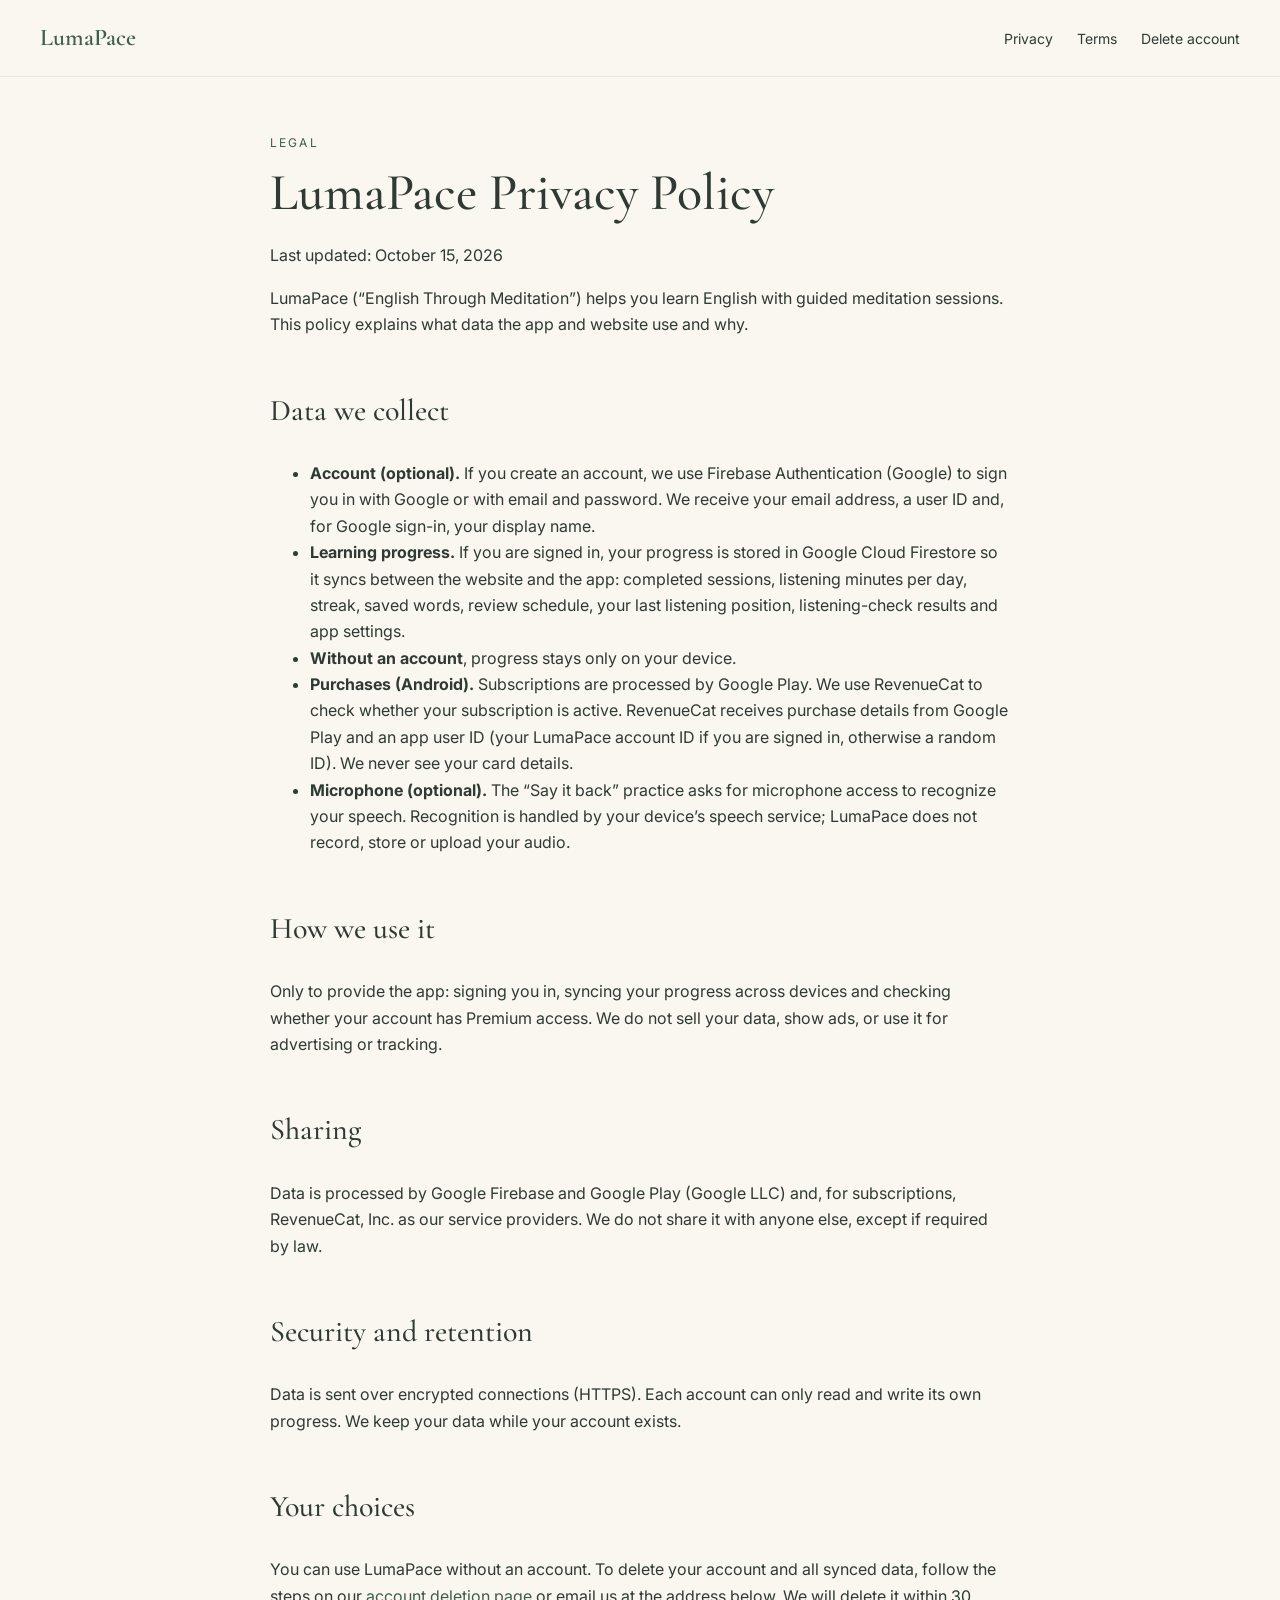
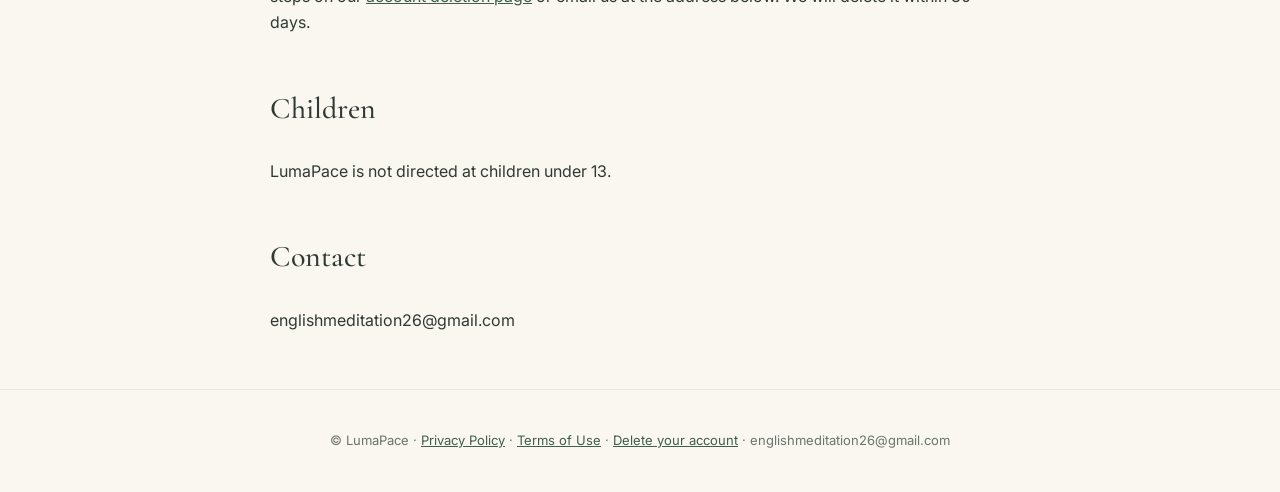
<file: index.html>
<!doctype html><html lang="en"><head><meta charset="utf-8"><meta http-equiv="refresh" content="0; url=/privacy.html"><title>LumaPace — Legal</title><link rel="stylesheet" href="style.css"></head><body><main><h1>LumaPace</h1><p><a href="/privacy.html">Privacy Policy</a> · <a href="/terms.html">Terms of Use</a> · <a href="/delete-account.html">Delete your account</a></p></main></body></html>
</file>
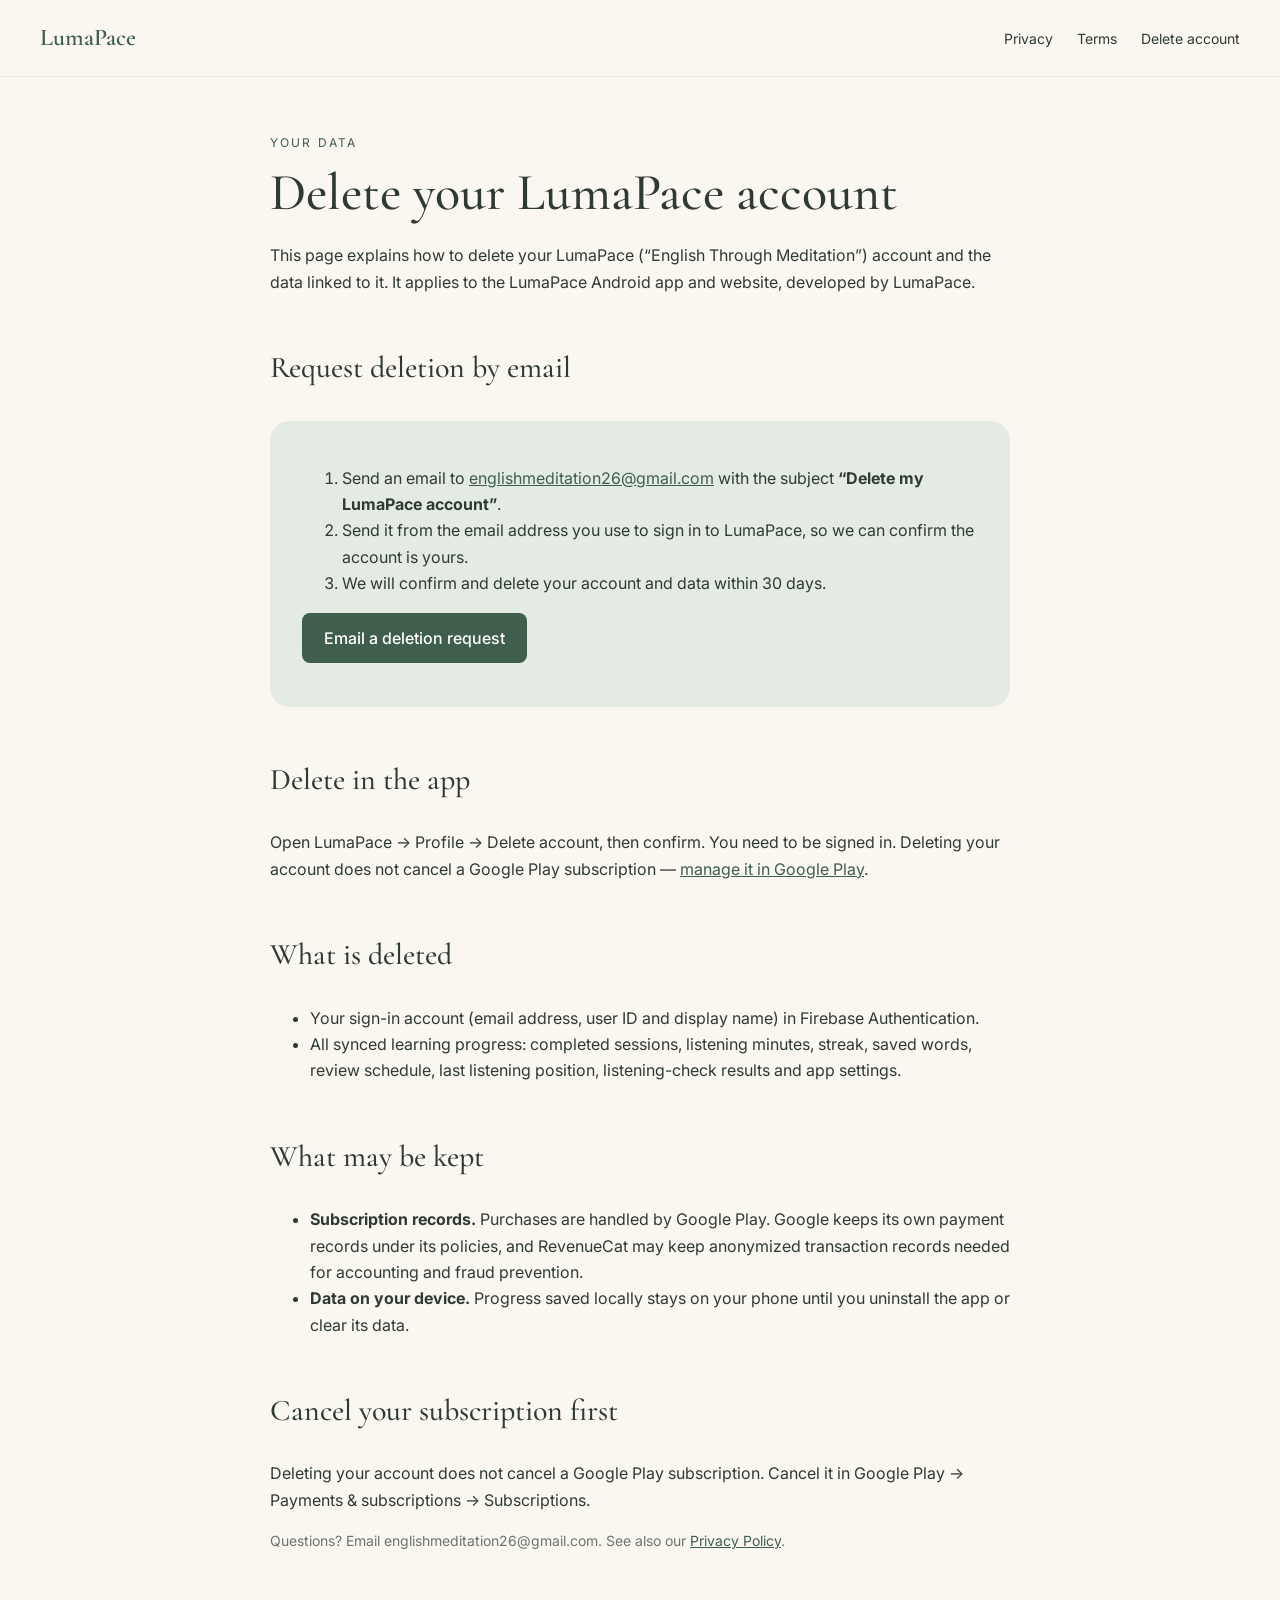
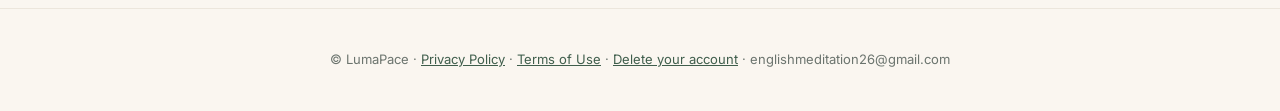
<file: delete-account.html>
<!doctype html><html lang="en"><head><meta charset="utf-8"><meta name="viewport" content="width=device-width,initial-scale=1"><title>LumaPace — Delete your account</title><link rel="stylesheet" href="style.css"></head><body><header><a class="logo" href="https://lumapace.com/">LumaPace</a><nav><a href="/privacy.html">Privacy</a><a href="/terms.html">Terms</a><a href="/delete-account.html">Delete account</a></nav></header><main>
<p class="eyebrow">Your data</p><h1>Delete your LumaPace account</h1>
<p>This page explains how to delete your LumaPace (“English Through Meditation”) account and the data linked to it. It applies to the LumaPace Android app and website, developed by LumaPace.</p>
<h2>Request deletion by email</h2>
<div class="card"><ol>
<li>Send an email to <a href="mailto:englishmeditation26@gmail.com?subject=Delete%20my%20LumaPace%20account">englishmeditation26@gmail.com</a> with the subject <strong>“Delete my LumaPace account”</strong>.</li>
<li>Send it from the email address you use to sign in to LumaPace, so we can confirm the account is yours.</li>
<li>We will confirm and delete your account and data within 30 days.</li></ol>
<p><a class="btn" href="mailto:englishmeditation26@gmail.com?subject=Delete%20my%20LumaPace%20account">Email a deletion request</a></p></div>
<h2>Delete in the app</h2><p>Open LumaPace → Profile → Delete account, then confirm. You need to be signed in. Deleting your account does not cancel a Google Play subscription — <a href="https://play.google.com/store/account/subscriptions?package=com.lumapace.app&amp;sku=lumapace_premium">manage it in Google Play</a>.</p>
<h2>What is deleted</h2><ul>
<li>Your sign-in account (email address, user ID and display name) in Firebase Authentication.</li>
<li>All synced learning progress: completed sessions, listening minutes, streak, saved words, review schedule, last listening position, listening-check results and app settings.</li></ul>
<h2>What may be kept</h2><ul>
<li><strong>Subscription records.</strong> Purchases are handled by Google Play. Google keeps its own payment records under its policies, and RevenueCat may keep anonymized transaction records needed for accounting and fraud prevention.</li>
<li><strong>Data on your device.</strong> Progress saved locally stays on your phone until you uninstall the app or clear its data.</li></ul>
<h2>Cancel your subscription first</h2>
<p>Deleting your account does not cancel a Google Play subscription. Cancel it in Google Play → Payments &amp; subscriptions → Subscriptions.</p>
<p class="muted">Questions? Email englishmeditation26@gmail.com. See also our <a href="/privacy.html">Privacy Policy</a>.</p>
</main><footer>© LumaPace · <a href="/privacy.html">Privacy Policy</a> · <a href="/terms.html">Terms of Use</a> · <a href="/delete-account.html">Delete your account</a> · englishmeditation26@gmail.com</footer></body></html>
</file>
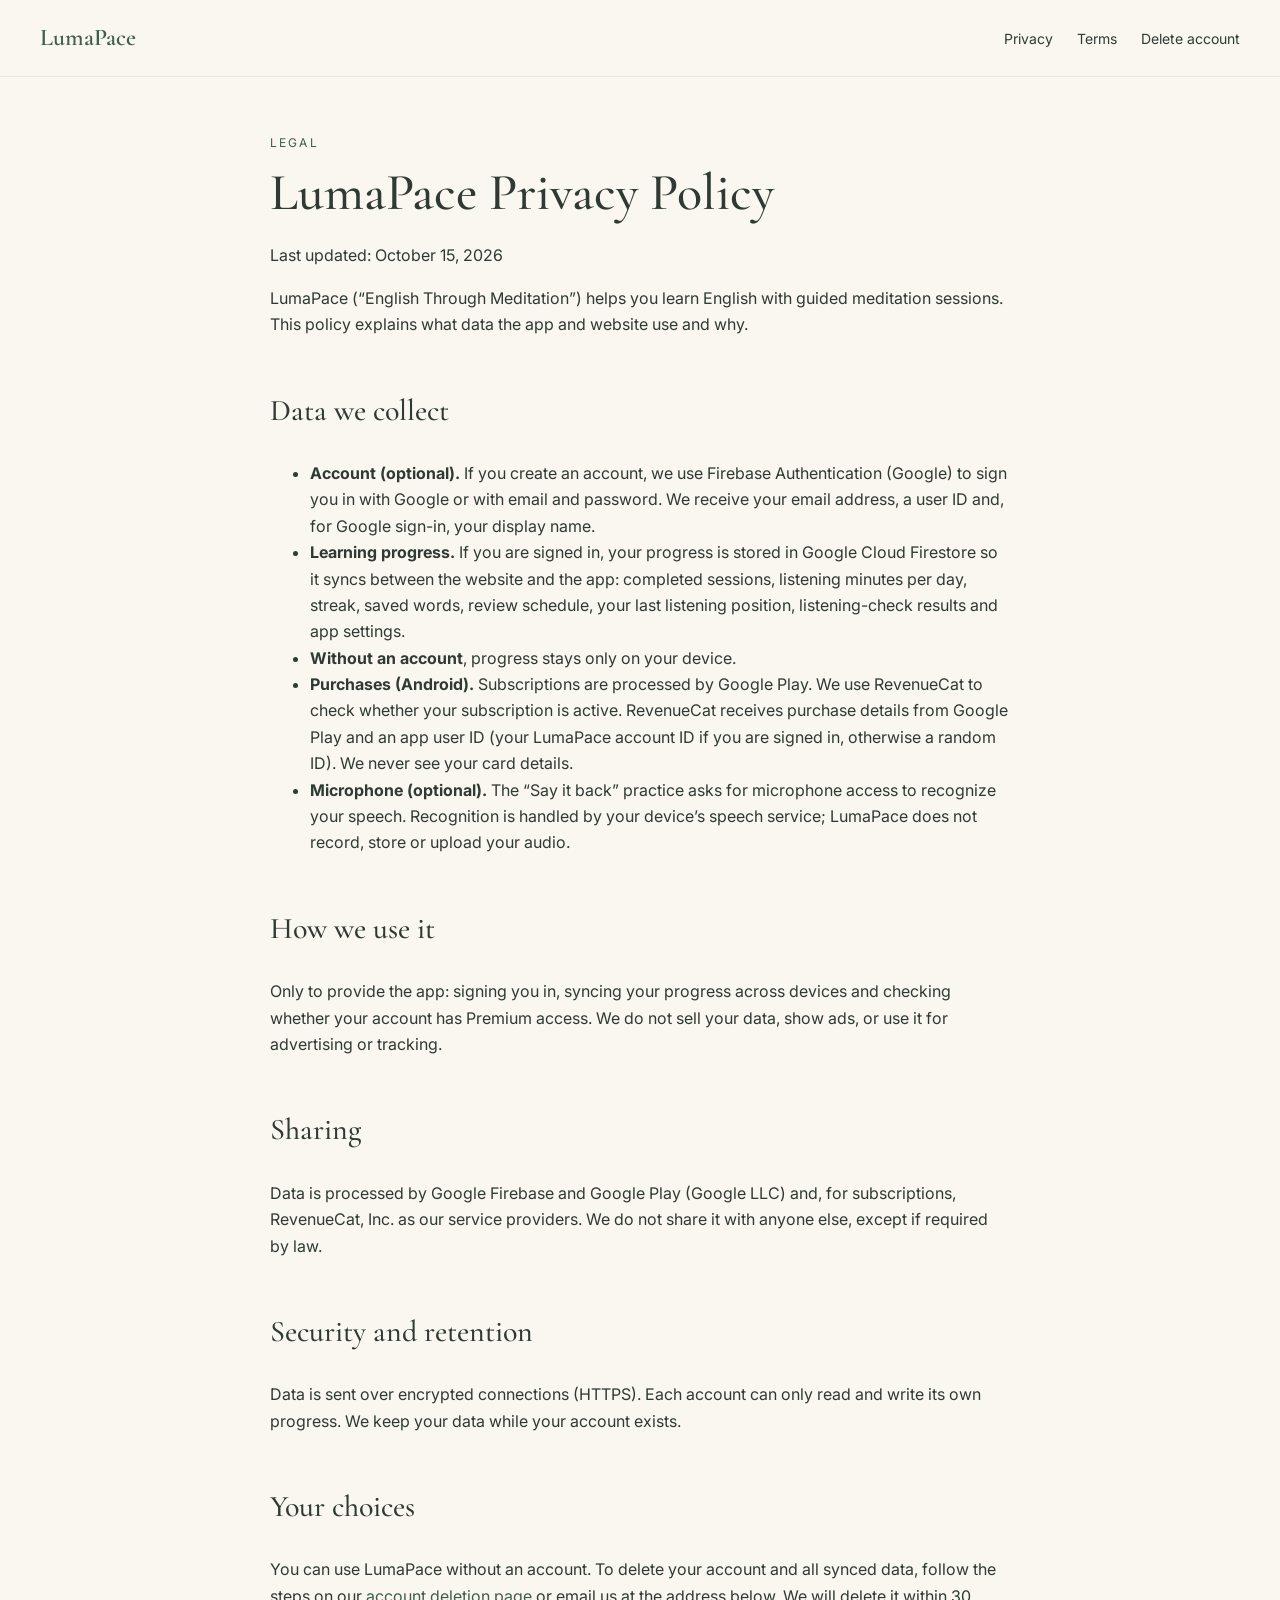
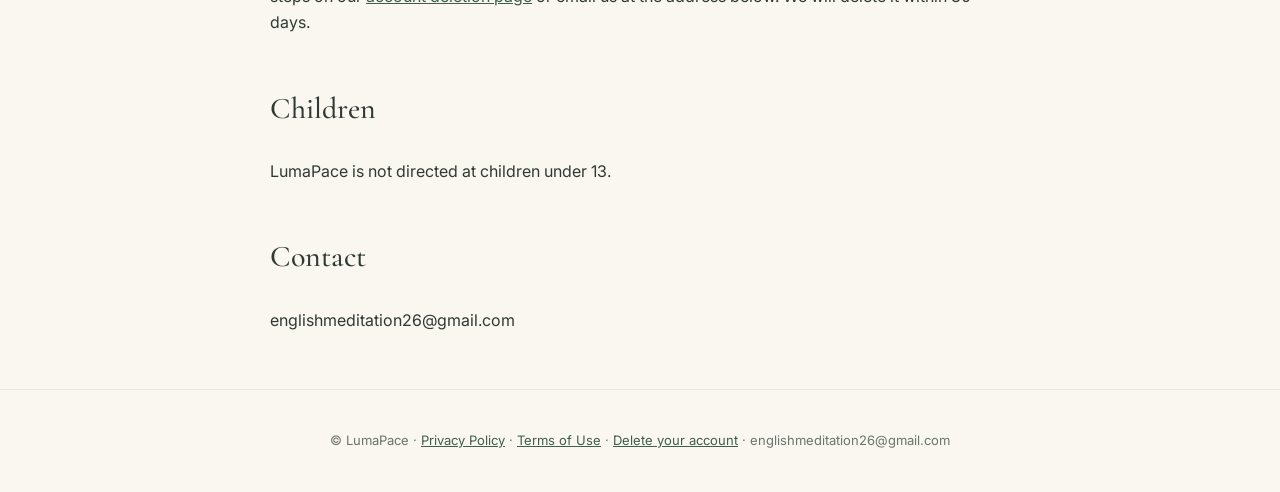
<file: privacy.html>
<!doctype html><html lang="en"><head><meta charset="utf-8"><meta name="viewport" content="width=device-width,initial-scale=1"><title>LumaPace — Privacy Policy</title><link rel="stylesheet" href="style.css"></head><body><header><a class="logo" href="https://lumapace.com/">LumaPace</a><nav><a href="/privacy.html">Privacy</a><a href="/terms.html">Terms</a><a href="/delete-account.html">Delete account</a></nav></header><main><p class="eyebrow">Legal</p>
<h1>LumaPace Privacy Policy</h1>
<p>Last updated: October 15, 2026</p>
<p>LumaPace (“English Through Meditation”) helps you learn English with guided meditation sessions. This policy explains what data the app and website use and why.</p>
<h2>Data we collect</h2>
<ul>
<li><b>Account (optional).</b> If you create an account, we use Firebase Authentication (Google) to sign you in with Google or with email and password. We receive your email address, a user ID and, for Google sign-in, your display name.</li>
<li><b>Learning progress.</b> If you are signed in, your progress is stored in Google Cloud Firestore so it syncs between the website and the app: completed sessions, listening minutes per day, streak, saved words, review schedule, your last listening position, listening-check results and app settings.</li>
<li><b>Without an account</b>, progress stays only on your device.</li>
<li><b>Purchases (Android).</b> Subscriptions are processed by Google Play. We use RevenueCat to check whether your subscription is active. RevenueCat receives purchase details from Google Play and an app user ID (your LumaPace account ID if you are signed in, otherwise a random ID). We never see your card details.</li>
<li><b>Microphone (optional).</b> The “Say it back” practice asks for microphone access to recognize your speech. Recognition is handled by your device’s speech service; LumaPace does not record, store or upload your audio.</li>
</ul>
<h2>How we use it</h2>
<p>Only to provide the app: signing you in, syncing your progress across devices and checking whether your account has Premium access. We do not sell your data, show ads, or use it for advertising or tracking.</p>
<h2>Sharing</h2>
<p>Data is processed by Google Firebase and Google Play (Google LLC) and, for subscriptions, RevenueCat, Inc. as our service providers. We do not share it with anyone else, except if required by law.</p>
<h2>Security and retention</h2>
<p>Data is sent over encrypted connections (HTTPS). Each account can only read and write its own progress. We keep your data while your account exists.</p>
<h2>Your choices</h2>
<p>You can use LumaPace without an account. To delete your account and all synced data, follow the steps on our <a href="/delete-account.html">account deletion page</a> or email us at the address below. We will delete it within 30 days.</p>
<h2>Children</h2>
<p>LumaPace is not directed at children under 13.</p>
<h2>Contact</h2>
<p>englishmeditation26@gmail.com</p></main><footer>© LumaPace · <a href="/privacy.html">Privacy Policy</a> · <a href="/terms.html">Terms of Use</a> · <a href="/delete-account.html">Delete your account</a> · englishmeditation26@gmail.com</footer></body></html>
</file>
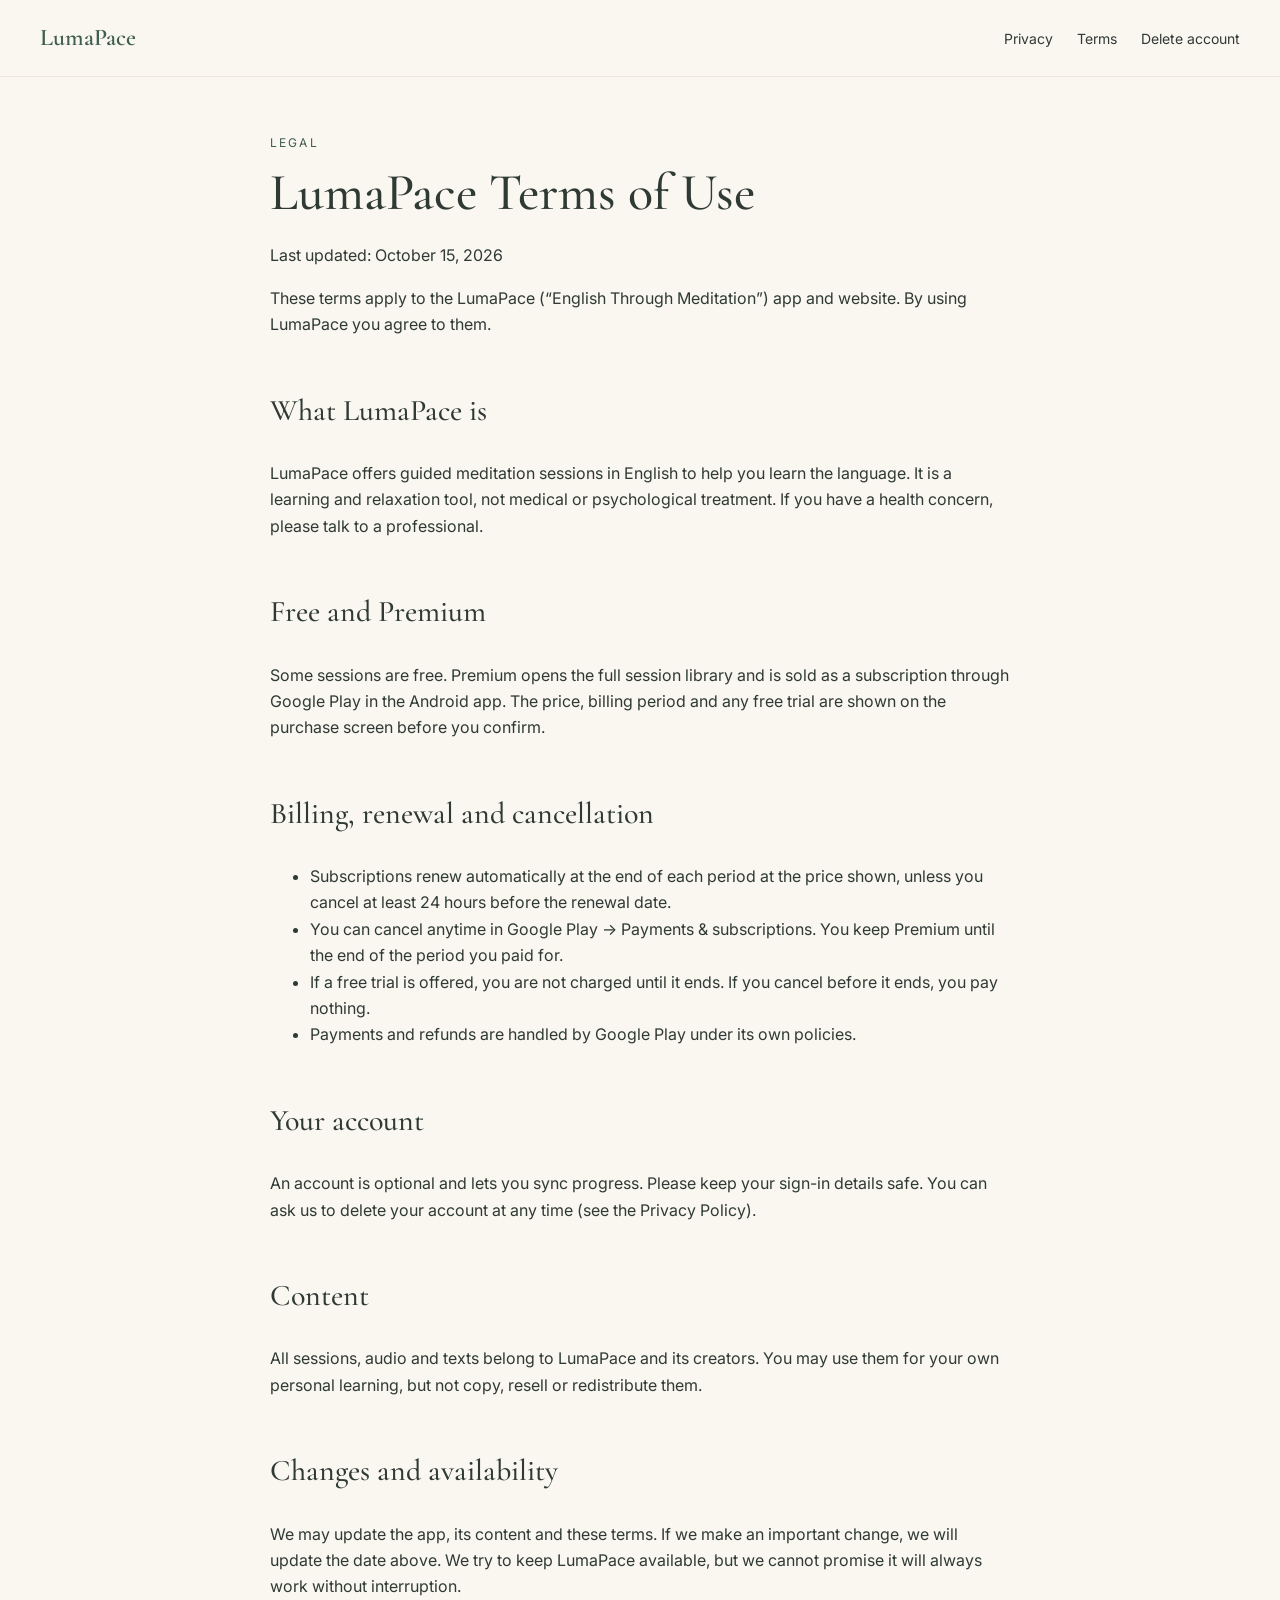
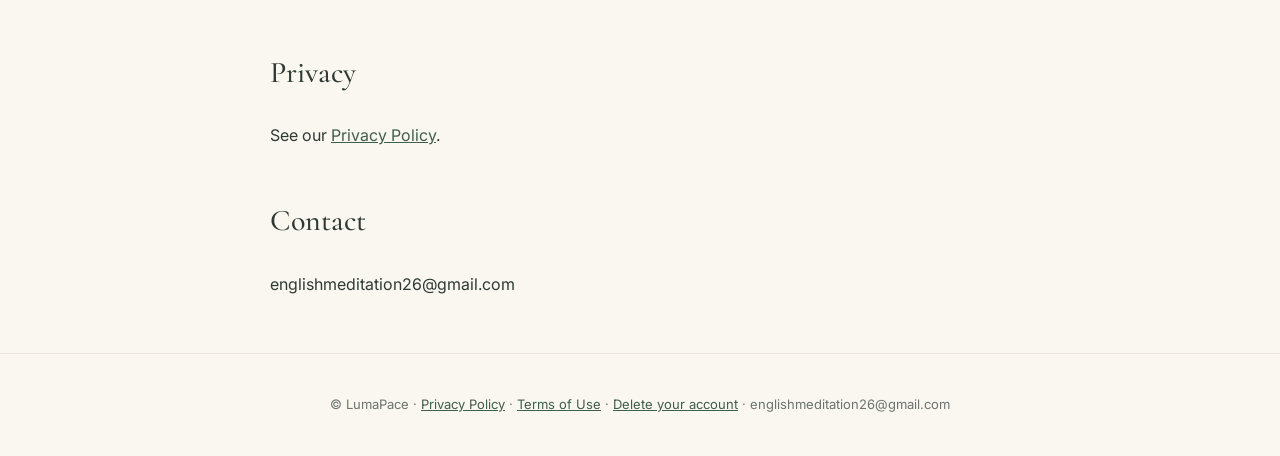
<file: terms.html>
<!doctype html><html lang="en"><head><meta charset="utf-8"><meta name="viewport" content="width=device-width,initial-scale=1"><title>LumaPace — Terms of Use</title><link rel="stylesheet" href="style.css"></head><body><header><a class="logo" href="https://lumapace.com/">LumaPace</a><nav><a href="/privacy.html">Privacy</a><a href="/terms.html">Terms</a><a href="/delete-account.html">Delete account</a></nav></header><main><p class="eyebrow">Legal</p>
<h1>LumaPace Terms of Use</h1>
<p>Last updated: October 15, 2026</p>
<p>These terms apply to the LumaPace (“English Through Meditation”) app and website. By using LumaPace you agree to them.</p>
<h2>What LumaPace is</h2>
<p>LumaPace offers guided meditation sessions in English to help you learn the language. It is a learning and relaxation tool, not medical or psychological treatment. If you have a health concern, please talk to a professional.</p>
<h2>Free and Premium</h2>
<p>Some sessions are free. Premium opens the full session library and is sold as a subscription through Google Play in the Android app. The price, billing period and any free trial are shown on the purchase screen before you confirm.</p>
<h2>Billing, renewal and cancellation</h2>
<ul>
<li>Subscriptions renew automatically at the end of each period at the price shown, unless you cancel at least 24 hours before the renewal date.</li>
<li>You can cancel anytime in Google Play → Payments &amp; subscriptions. You keep Premium until the end of the period you paid for.</li>
<li>If a free trial is offered, you are not charged until it ends. If you cancel before it ends, you pay nothing.</li>
<li>Payments and refunds are handled by Google Play under its own policies.</li>
</ul>
<h2>Your account</h2>
<p>An account is optional and lets you sync progress. Please keep your sign-in details safe. You can ask us to delete your account at any time (see the Privacy Policy).</p>
<h2>Content</h2>
<p>All sessions, audio and texts belong to LumaPace and its creators. You may use them for your own personal learning, but not copy, resell or redistribute them.</p>
<h2>Changes and availability</h2>
<p>We may update the app, its content and these terms. If we make an important change, we will update the date above. We try to keep LumaPace available, but we cannot promise it will always work without interruption.</p>
<h2>Privacy</h2>
<p>See our <a href="/privacy.html">Privacy Policy</a>.</p>
<h2>Contact</h2>
<p>englishmeditation26@gmail.com</p></main><footer>© LumaPace · <a href="/privacy.html">Privacy Policy</a> · <a href="/terms.html">Terms of Use</a> · <a href="/delete-account.html">Delete your account</a> · englishmeditation26@gmail.com</footer></body></html>
</file>
<file: style.css>
@import url('https://fonts.googleapis.com/css2?family=Cormorant+Garamond:wght@500;600&family=Inter:wght@400;500&display=swap');
body{margin:0;background:#faf6f0;color:#2f3a34;font-family:Inter,system-ui,sans-serif;line-height:1.65}
header{display:flex;justify-content:space-between;align-items:center;padding:18px 40px;border-bottom:1px solid #ece6dc}
header a.logo{font-family:'Cormorant Garamond',serif;font-size:24px;color:#3f5e4c;text-decoration:none;font-weight:600}
nav a{margin-left:24px;color:#2f3a34;text-decoration:none;font-size:14px}
main{max-width:740px;margin:56px auto;padding:0 24px}
.eyebrow{letter-spacing:.18em;font-size:12px;text-transform:uppercase;color:#3f5e4c}
h1,h2{font-family:'Cormorant Garamond',serif;font-weight:500;color:#2f3a34}
h1{font-size:52px;line-height:1.1;margin:.2em 0 .4em}h2{font-size:30px;margin-top:1.6em}
.muted{color:#6b746e;font-size:14px}
.card{background:#e4ebe3;border-radius:20px;padding:28px 32px;margin:28px 0}
.btn{display:inline-block;background:#3f5e4c;color:#fff;padding:12px 22px;border-radius:8px;text-decoration:none;font-weight:500}
a{color:#3f5e4c}footer{text-align:center;padding:40px;font-size:13px;color:#6b746e;border-top:1px solid #ece6dc}
</file>
